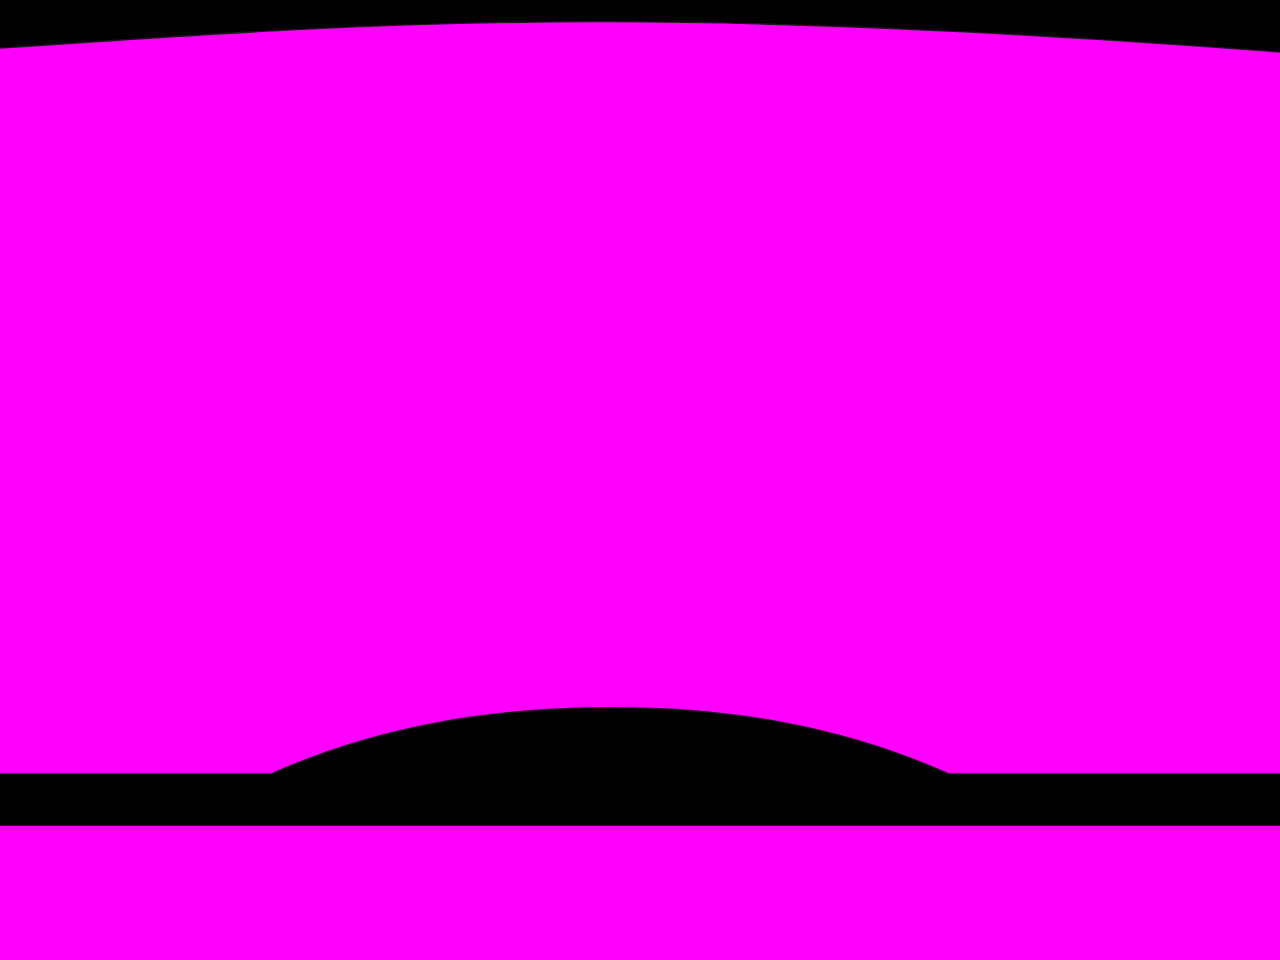
<file: mask-test-FINAL.html>
<!DOCTYPE html>
<html>
<head>
<meta charset="UTF-8">
<style>
html, body {
    margin: 0;
    width: 1024px;
    height: 600px;
    overflow: hidden;
    background: #ff00ff;
}

#mask {
    position: absolute;
    left: -100px;
    top: -140px;
    width: 1420px;
    height: 1100px;
}
</style>
</head>
<body>
    <img id="mask" src="/assets/images/screenMask.svg?v=20260816-1933">
</body>
</html>
</file>
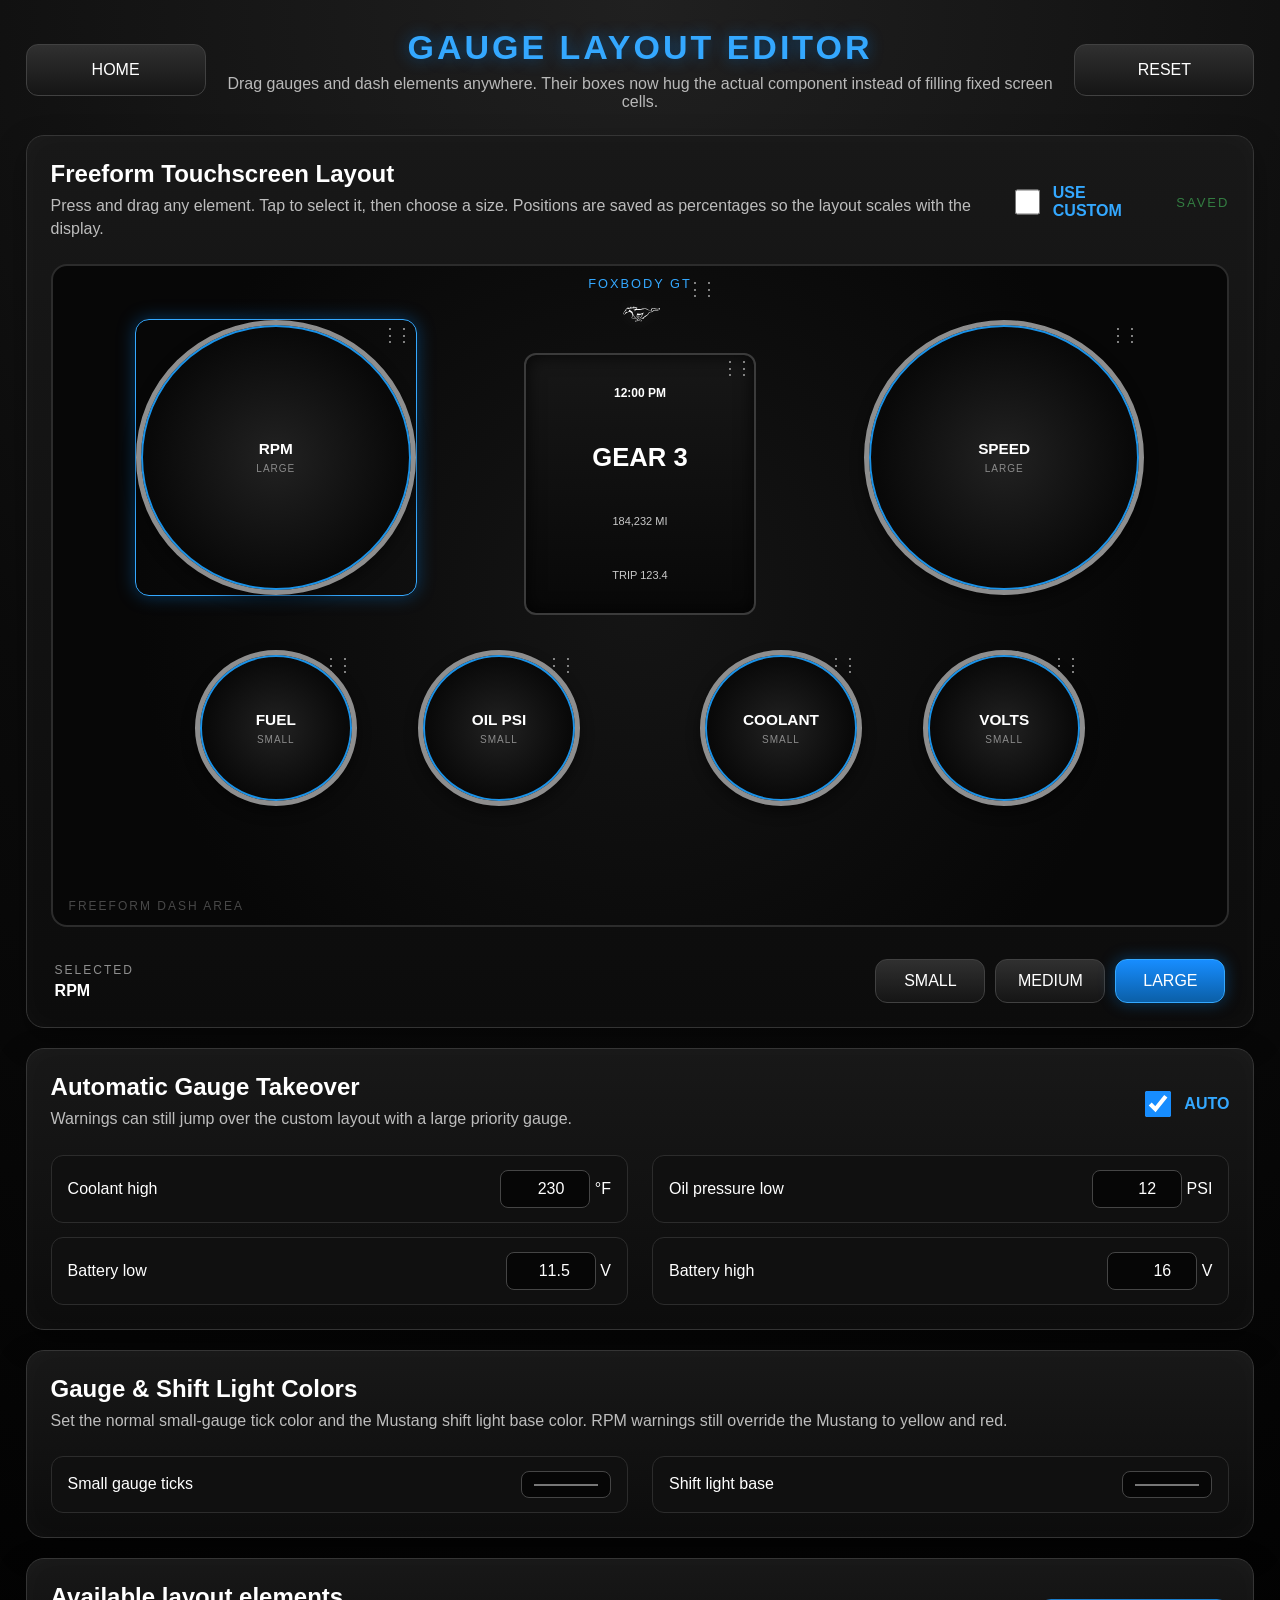
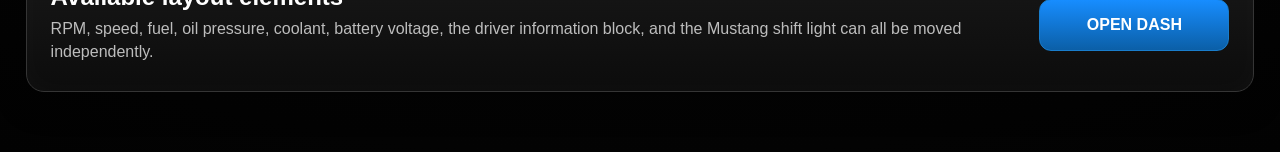
<file: pages/gauge-layout.html>
<!DOCTYPE html>
<html lang="en">
<head>
  <meta charset="UTF-8" />
  <meta name="viewport" content="width=device-width, initial-scale=1.0" />
  <title>Gauge Layout Editor</title>
  <link rel="stylesheet" href="../css/gauge-layout.css" />
</head>
<body>
  <main id="layoutPage">
    <header id="layoutHeader">
      <button id="backButton" type="button">HOME</button>
      <div>
        <h1>GAUGE LAYOUT EDITOR</h1>
        <p>Drag gauges and dash elements anywhere. Their boxes now hug the actual component instead of filling fixed screen cells.</p>
      </div>
      <button id="resetButton" type="button">RESET</button>
    </header>

    <section class="layoutCard editorCard">
      <div class="cardHeading">
        <div>
          <h2>Freeform Touchscreen Layout</h2>
          <p>Press and drag any element. Tap to select it, then choose a size. Positions are saved as percentages so the layout scales with the display.</p>
        </div>
        <div class="editorActions">
          <label class="switchLabel"><input id="customLayoutEnabled" type="checkbox" /><span>USE CUSTOM</span></label>
          <div id="saveStatus" aria-live="polite">SAVED</div>
        </div>
      </div>

      <div id="layoutEditor" class="layoutEditor" aria-label="Freeform dash layout editor"></div>

      <div class="editorToolbar">
        <div>
          <span class="toolbarLabel">SELECTED</span>
          <strong id="selectedGaugeLabel">RPM</strong>
        </div>
        <div class="sizeButtons" role="group" aria-label="Element size">
          <button type="button" data-size="small">SMALL</button>
          <button type="button" data-size="medium">MEDIUM</button>
          <button type="button" data-size="large">LARGE</button>
        </div>
      </div>
    </section>

    <section class="layoutCard">
      <div class="cardHeading">
        <div>
          <h2>Automatic Gauge Takeover</h2>
          <p>Warnings can still jump over the custom layout with a large priority gauge.</p>
        </div>
        <label class="switchLabel"><input id="autoPromote" type="checkbox" /><span>AUTO</span></label>
      </div>
      <div class="thresholdGrid">
        <label class="thresholdRow"><span>Coolant high</span><div><input id="coolantHigh" type="number" min="150" max="280" step="1" /> <span>°F</span></div></label>
        <label class="thresholdRow"><span>Oil pressure low</span><div><input id="oilLow" type="number" min="0" max="80" step="1" /> <span>PSI</span></div></label>
        <label class="thresholdRow"><span>Battery low</span><div><input id="batteryLow" type="number" min="8" max="16" step="0.1" /> <span>V</span></div></label>
        <label class="thresholdRow"><span>Battery high</span><div><input id="batteryHigh" type="number" min="12" max="20" step="0.1" /> <span>V</span></div></label>
      </div>
    </section>

    <section class="layoutCard previewCard">
      <div>
        <h2>Available layout elements</h2>
        <p>RPM, speed, fuel, oil pressure, coolant, battery voltage, the driver information block, and the Mustang shift light can all be moved independently.</p>
      </div>
      <button id="openDashButton" type="button">OPEN DASH</button>
    </section>
  </main>
  <script src="../js/gaugeLayoutSettings.js"></script>
  <script src="../js/layoutAppearanceSettings.js"></script>
</body>
</html>
</file>
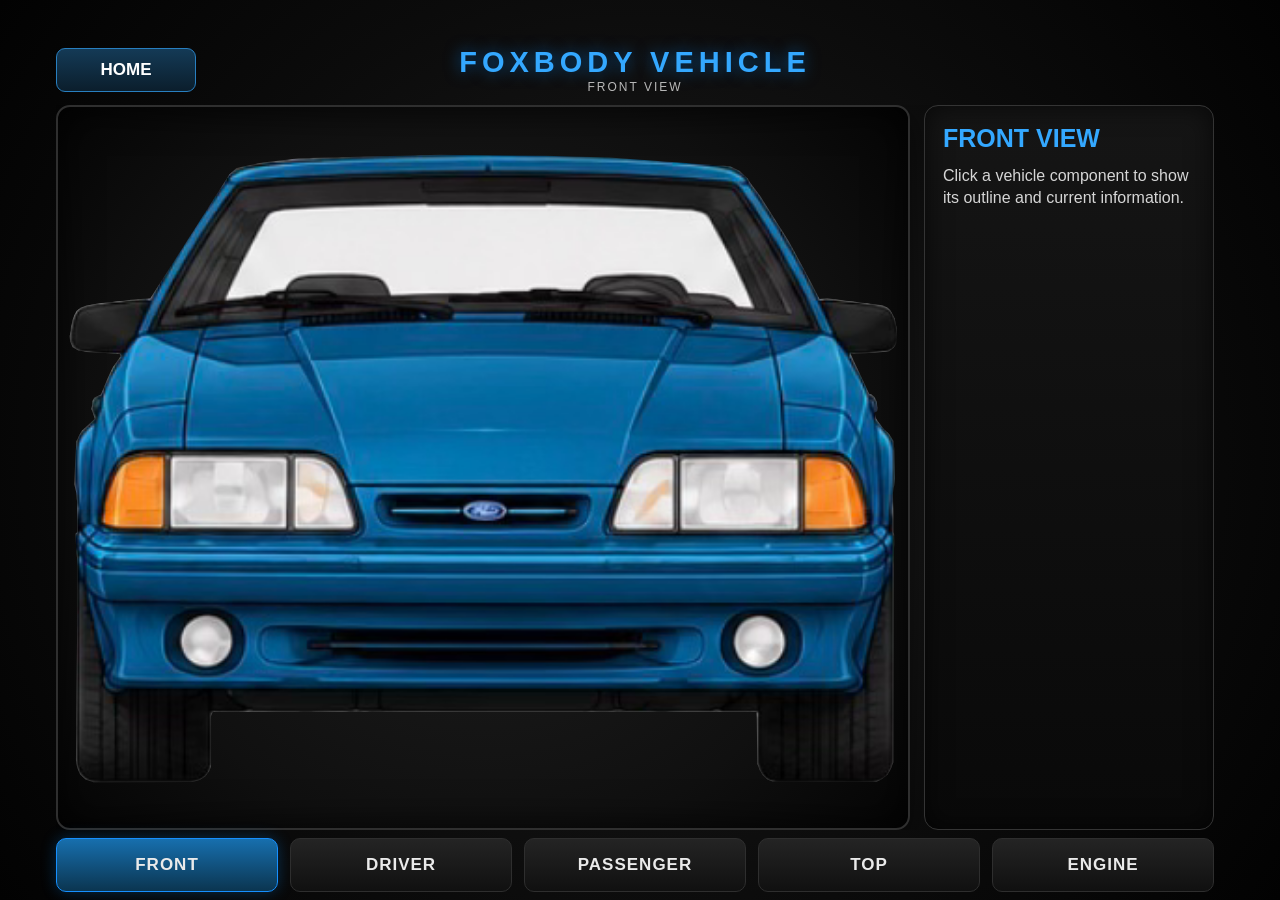
<file: pages/vehicle.html>
<!DOCTYPE html>
<html lang="en">
<head>
    <meta charset="UTF-8" />
    <meta name="viewport" content="width=device-width, initial-scale=1.0" />
    <title>Vehicle</title>
    <link rel="stylesheet" href="../css/vehicle.css?v=ultrawide-720-2" />
</head>
<body>
    <main id="vehiclePage">
        <header id="vehicleHeader">
            <button id="vehicleHome" type="button">HOME</button>
            <div>
                <h1>FOXBODY VEHICLE</h1>
                <p id="vehicleViewName">FRONT VIEW</p>
            </div>
            <div class="headerSpacer"></div>
        </header>

        <section id="vehicleWorkspace">
            <div id="vehicleView">
                <object
                    id="vehicleObject"
                    data="../assets/vehicle/exterior/frontView.svg"
                    type="image/svg+xml"
                    aria-label="Vehicle view">
                </object>
            </div>

            <aside id="vehicleInfo">
                <h2>Vehicle</h2>
                <p>Select a highlighted component for information.</p>
            </aside>
        </section>

        <nav id="vehicleButtons" aria-label="Vehicle views">
            <button class="vehicleViewButton active" type="button" data-view="front">FRONT</button>
            <button class="vehicleViewButton" type="button" data-view="driver">DRIVER</button>
            <button class="vehicleViewButton" type="button" data-view="passenger">PASSENGER</button>
            <button class="vehicleViewButton" type="button" data-view="top">TOP</button>
            <button class="vehicleViewButton" type="button" data-view="engine">ENGINE</button>
        </nav>
    </main>

    <script src="../js/vehicle.js"></script>
</body>
</html>
</file>
<file: css/gauge-layout.css>
*{box-sizing:border-box}html,body{margin:0;width:100%;min-height:100%;background:#050505;color:#fff;font-family:"Segoe UI",Arial,sans-serif}body{background:radial-gradient(circle at top,#202020 0,#0b0b0b 48%,#020202 100%)}button,input{font:inherit}button{cursor:pointer}#layoutPage{width:min(1500px,96vw);margin:0 auto;padding:28px 0 40px}#layoutHeader{display:grid;grid-template-columns:180px 1fr 180px;align-items:center;gap:20px;margin-bottom:24px}#layoutHeader h1{margin:0;text-align:center;color:#34a8ff;letter-spacing:3px;font-size:34px;text-shadow:0 0 16px rgba(0,140,255,.45)}#layoutHeader p{margin:8px 0 0;text-align:center;color:#b9b9b9}.layoutCard{background:linear-gradient(180deg,#181818 0,#0c0c0c 100%);border:1px solid #353535;border-radius:18px;padding:24px;margin-bottom:20px;box-shadow:inset 0 0 28px rgba(255,255,255,.025),0 12px 30px rgba(0,0,0,.35)}.cardHeading{display:flex;align-items:center;justify-content:space-between;gap:20px;margin-bottom:20px}.layoutCard h2{margin:0 0 6px;font-size:24px}.layoutCard p{margin:4px 0;color:#bdbdbd;line-height:1.45}#backButton,#resetButton,#openDashButton,.sizeButtons button{border:1px solid #414141;border-radius:12px;background:linear-gradient(180deg,#303030 0,#151515 100%);color:#fff;padding:16px 12px;transition:.16s}#backButton:hover,#resetButton:hover,#openDashButton:hover,.sizeButtons button:hover{transform:translateY(-1px);box-shadow:0 0 14px rgba(0,140,255,.35)}#saveStatus{font-size:13px;letter-spacing:2px;color:#4ee36b;opacity:.5}.editorActions{display:flex;align-items:center;gap:24px}.switchLabel{display:flex;align-items:center;gap:10px;color:#34a8ff;font-weight:700}.switchLabel input{width:26px;height:26px;accent-color:#178dff}.layoutEditor{position:relative;width:100%;aspect-ratio:16/9;min-height:520px;border:2px solid #2c2c2c;border-radius:16px;background:radial-gradient(circle at center,#151515 0,#070707 75%);overflow:hidden;touch-action:none;user-select:none}.layoutEditor::before{content:"FREEFORM DASH AREA";position:absolute;left:16px;bottom:12px;color:#484848;font-size:12px;letter-spacing:2px}.freeItem{position:absolute;padding:0;border:1px solid transparent;background:transparent;color:#fff;touch-action:none;user-select:none;transition:border-color .12s,box-shadow .12s,transform .12s}.freeItem.selected{border-color:#34a8ff;border-radius:14px;box-shadow:0 0 18px rgba(0,140,255,.35)}.freeItem.dragging{z-index:30;transform:scale(1.02);opacity:.92}.dragGrip{position:absolute;top:4px;right:7px;z-index:8;color:#8a8a8a;font-size:18px;letter-spacing:-4px;pointer-events:none}.roundGaugePreview{width:100%;height:100%;border-radius:50%;display:flex;flex-direction:column;align-items:center;justify-content:center;gap:5px;background:radial-gradient(circle,#222 0,#090909 67%,#020202 100%);border:5px solid #8e8e8e;box-shadow:inset 0 0 0 2px #1a92e8,0 6px 14px rgba(0,0,0,.45)}.roundGaugePreview strong{font-size:clamp(11px,1.2vw,22px)}.roundGaugePreview span{font-size:10px;color:#8b8b8b;letter-spacing:1px}.infoPreview{width:100%;height:100%;padding:10px;display:flex;flex-direction:column;justify-content:space-around;align-items:center;background:linear-gradient(180deg,#171717,#080808);border:2px solid #3b3b3b;border-radius:12px;box-shadow:inset 0 0 18px rgba(0,0,0,.8)}.infoPreview b{font-size:12px}.infoPreview strong{font-size:clamp(17px,2vw,34px)}.infoPreview span{font-size:11px;color:#c9c9c9}.shiftPreview{width:100%;height:100%;display:flex;flex-direction:column;align-items:center;justify-content:center;overflow:hidden}.shiftPreview span{font-size:clamp(9px,1vw,16px);color:#34a8ff;letter-spacing:2px}.shiftPreview img{width:72%;max-height:72%;filter:drop-shadow(0 0 8px rgba(255,255,255,.18))}.editorToolbar{display:flex;align-items:center;justify-content:space-between;gap:20px;margin-top:18px;padding:14px 4px 0}.toolbarLabel{display:block;color:#8f8f8f;font-size:12px;letter-spacing:2px;margin-bottom:5px}.sizeButtons{display:flex;gap:10px}.sizeButtons button{min-width:110px;padding:12px 16px}.sizeButtons button.active{border-color:#34a8ff;background:linear-gradient(180deg,#178dff 0,#0b5fa7 100%);box-shadow:0 0 16px rgba(0,140,255,.35)}.thresholdGrid{display:grid;grid-template-columns:1fr 1fr;gap:14px 24px}.thresholdRow{display:flex;align-items:center;justify-content:space-between;gap:20px;padding:14px 16px;background:#101010;border:1px solid #2c2c2c;border-radius:12px}.thresholdRow input{width:90px;padding:9px 10px;border-radius:8px;border:1px solid #454545;background:#060606;color:#fff;text-align:right}.previewCard{display:flex;align-items:center;justify-content:space-between;gap:30px}.previewCard #openDashButton{min-width:190px;border-color:#197dcc;background:linear-gradient(180deg,#178dff 0,#0b5fa7 100%);font-weight:700}@media(max-width:1000px){.layoutEditor{min-height:420px}.thresholdGrid{grid-template-columns:1fr}.cardHeading{align-items:flex-start}.editorActions{flex-direction:column;align-items:flex-end;gap:10px}}@media(max-width:700px){#layoutHeader{grid-template-columns:1fr 1fr}#layoutHeader>div{grid-column:1/-1;grid-row:1;text-align:center}#backButton{grid-column:1}#resetButton{grid-column:2}.layoutCard{padding:16px}.layoutEditor{min-height:300px}.editorToolbar{flex-direction:column;align-items:stretch}.sizeButtons{display:grid;grid-template-columns:repeat(3,1fr)}.sizeButtons button{min-width:0}.previewCard{flex-direction:column;align-items:stretch}}
</file>
<file: css/vehicle.css>
* {
    box-sizing: border-box;
    margin: 0;
    padding: 0;
}

html,
body {
    width: 100%;
    height: 100%;
    overflow: hidden;
    background: #050505;
    color: #f4f4f4;
    font-family: "Segoe UI", Arial, sans-serif;
}

#vehiclePage {
    width: 100vw;
    height: 100vh;
    min-height: 0;
    padding: 43px 66px 8px 56px;
    display: grid;
    grid-template-rows: 54px minmax(0, 1fr) 54px;
    gap: 8px;
    overflow: hidden;
    background: radial-gradient(circle at center, #1d1d1d 0%, #0b0b0b 62%, #020202 100%);
}

#vehicleHeader {
    width: 100%;
    min-width: 0;
    margin: 0;
    display: grid;
    grid-template-columns: 150px minmax(0, 1fr) 150px;
    align-items: center;
}

#vehicleHeader h1 {
    text-align: center;
    color: #34a8ff;
    font-size: 29px;
    line-height: 1;
    letter-spacing: 5px;
    text-shadow: 0 0 16px rgba(0, 140, 255, .55);
}

#vehicleViewName {
    margin-top: 4px;
    text-align: center;
    color: #b9b9b9;
    font-size: 12px;
    line-height: 1;
    letter-spacing: 2px;
}

#vehicleHome {
    width: 140px;
    height: 44px;
    border: 1px solid #287fc0;
    border-radius: 9px;
    background: linear-gradient(180deg, #143a56, #0b1e2c);
    color: #fff;
    font-size: 17px;
    font-weight: 700;
    cursor: pointer;
}

#vehicleWorkspace {
    width: 100%;
    height: 100%;
    min-width: 0;
    min-height: 0;
    margin: 0;
    display: grid;
    grid-template-columns: minmax(0, 1fr) clamp(290px, 18vw, 390px);
    gap: 14px;
    overflow: hidden;
}

#vehicleView {
    width: 100%;
    height: 100%;
    min-width: 0;
    min-height: 0;
    padding: 10px;
    display: flex;
    align-items: center;
    justify-content: center;
    overflow: hidden;
    border: 2px solid #2f2f2f;
    border-radius: 14px;
    background: radial-gradient(circle at center, #202020 0%, #101010 68%, #050505 100%);
    box-shadow: inset 0 0 40px rgba(0,0,0,.85), 0 10px 28px rgba(0,0,0,.45);
}

#vehicleObject {
    display: block;
    width: 100%;
    height: 100%;
    min-width: 0;
    min-height: 0;
    border: 0;
    background: transparent;
    object-fit: contain;
    object-position: center;
}

#vehicleInfo {
    width: 100%;
    height: 100%;
    min-height: 0;
    padding: 18px;
    overflow-y: auto;
    border: 1px solid #343434;
    border-radius: 14px;
    background: linear-gradient(180deg, #151515, #090909);
    box-shadow: inset 0 0 26px rgba(0,0,0,.65);
}

#vehicleInfo h2 {
    color: #34a8ff;
    margin-bottom: 12px;
    font-size: 25px;
}

#vehicleInfo p {
    margin: 9px 0;
    line-height: 1.35;
    color: #d6d6d6;
    font-size: 16px;
}

#vehicleButtons {
    width: 100%;
    height: 54px;
    min-width: 0;
    margin: 0;
    display: grid;
    grid-template-columns: repeat(5, minmax(0, 1fr));
    gap: 12px;
}

.vehicleViewButton {
    width: 100%;
    height: 54px;
    border: 1px solid #2e2e2e;
    border-radius: 10px;
    background: linear-gradient(180deg, #242424, #101010);
    color: #eaeaea;
    font-size: 17px;
    font-weight: 700;
    letter-spacing: 1px;
    cursor: pointer;
}

.vehicleViewButton:hover,
.vehicleViewButton.active {
    border-color: #168fff;
    background: linear-gradient(180deg, #176fae, #0b3550);
    box-shadow: 0 0 15px rgba(0, 143, 255, .28);
}

@media (max-height: 650px) {
    #vehiclePage {
        grid-template-rows: 46px minmax(0, 1fr) 46px;
        gap: 6px;
    }

    #vehicleHeader h1 {
        font-size: 24px;
    }

    #vehicleViewName {
        font-size: 10px;
    }

    #vehicleHome {
        height: 38px;
    }

    #vehicleButtons,
    .vehicleViewButton {
        height: 46px;
    }

    #vehicleInfo {
        padding: 14px;
    }
}

@media (max-width: 1100px) {
    #vehiclePage {
        padding-right: 20px;
        padding-left: 20px;
    }

    #vehicleHeader {
        grid-template-columns: 130px minmax(0, 1fr) 130px;
    }

    #vehicleWorkspace {
        grid-template-columns: minmax(0, 1fr) 260px;
        gap: 10px;
    }
}
</file>
